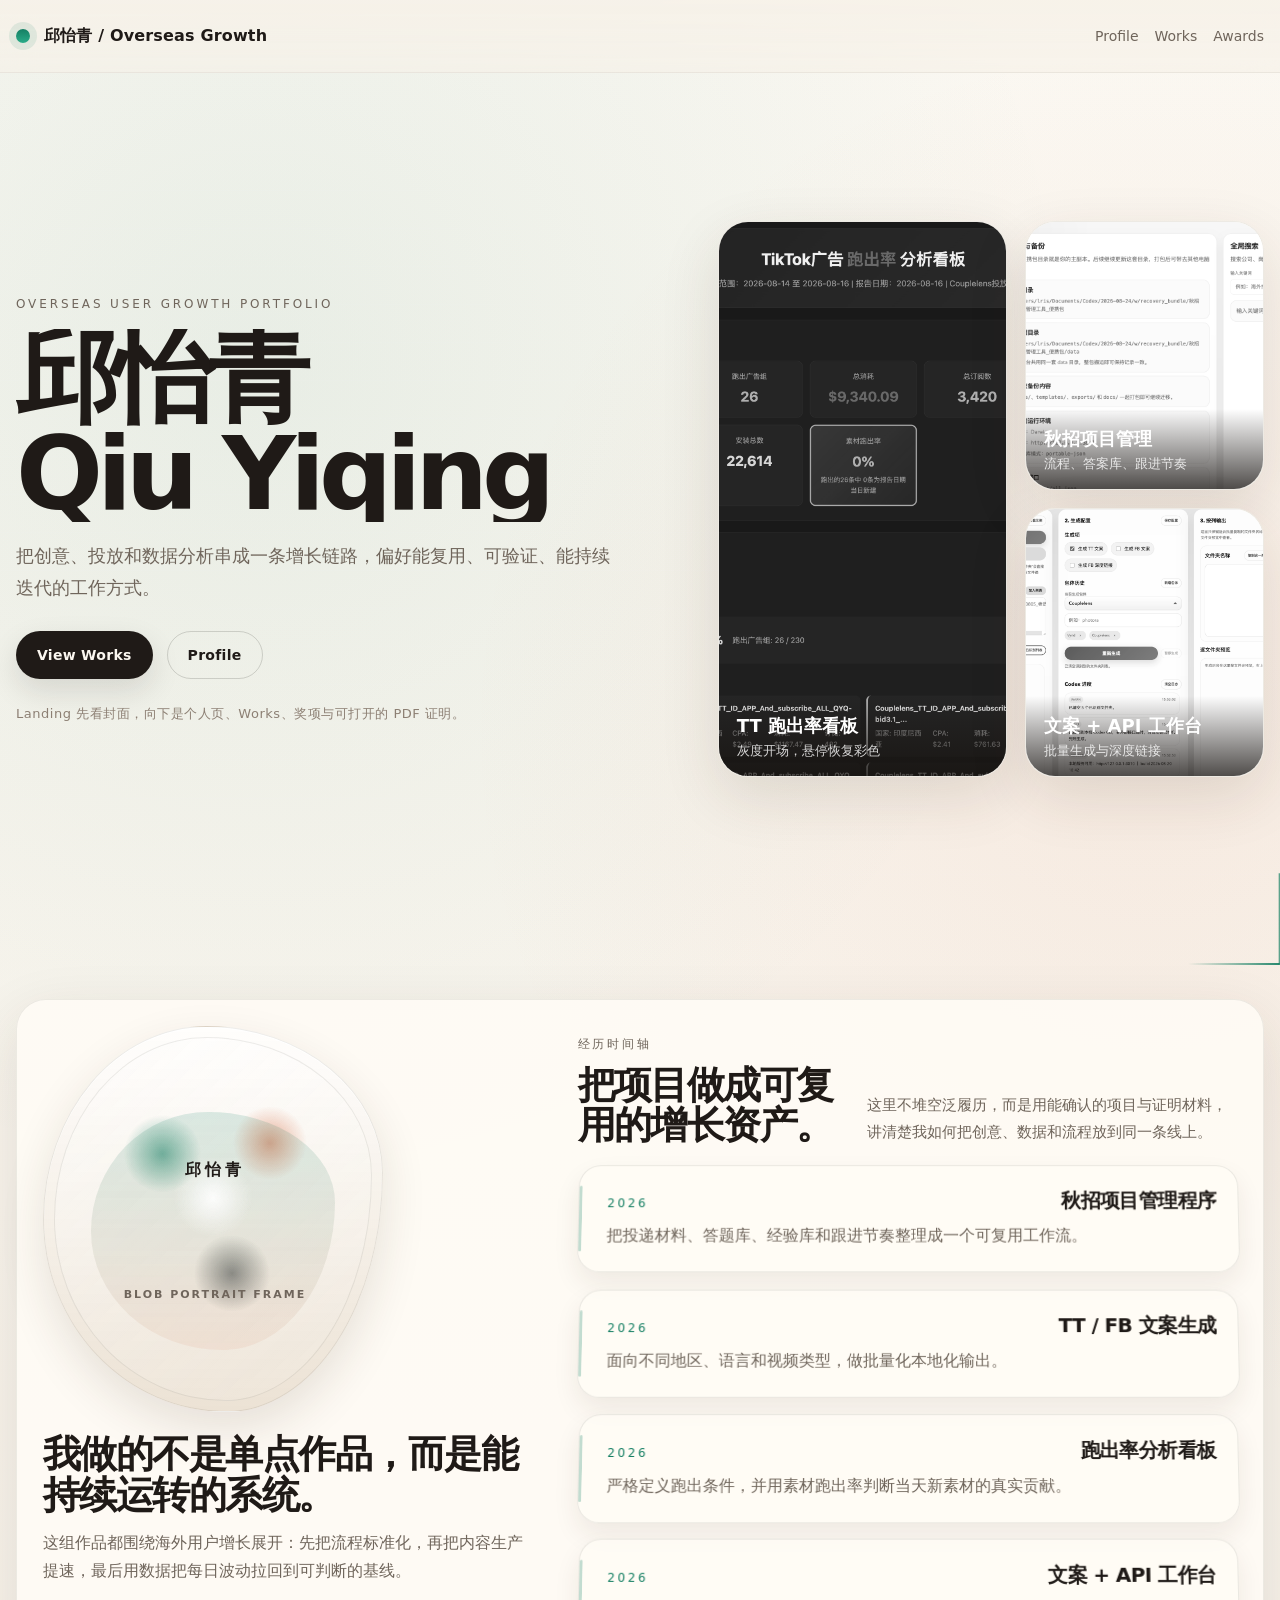
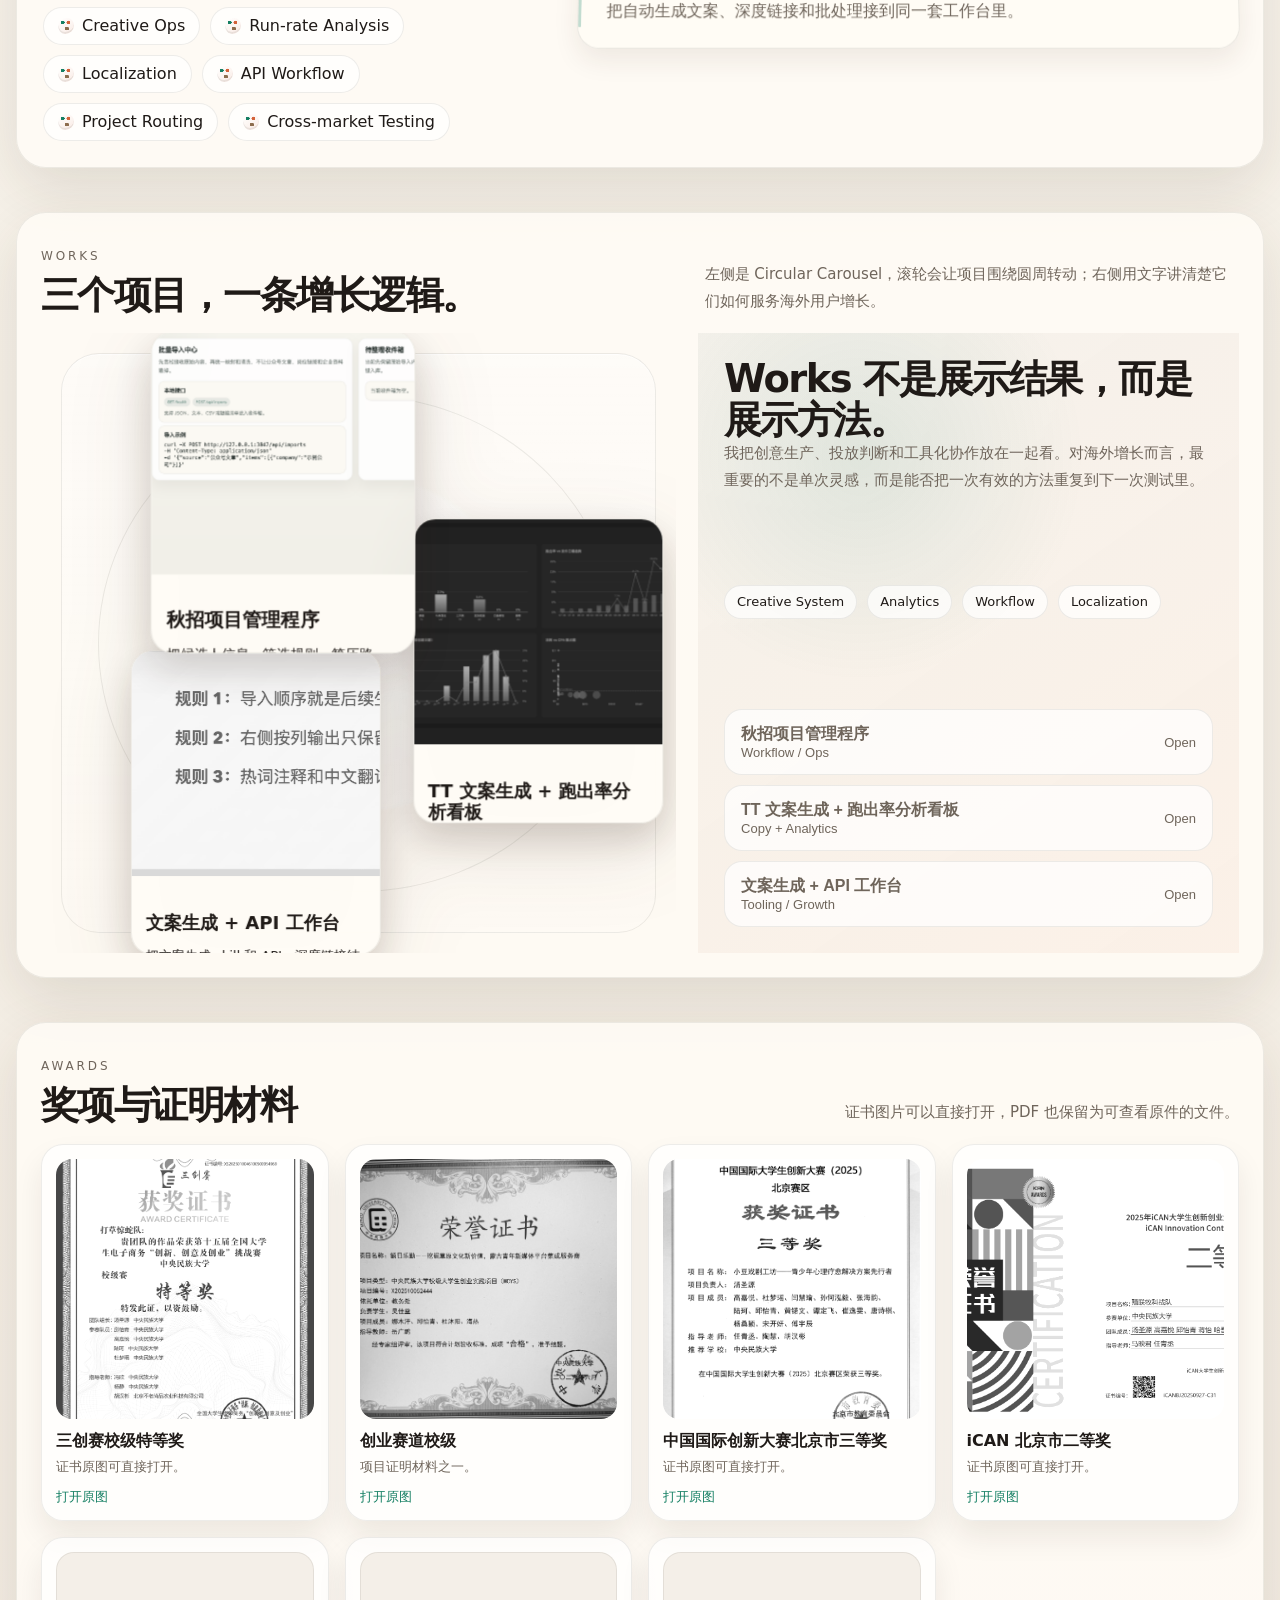
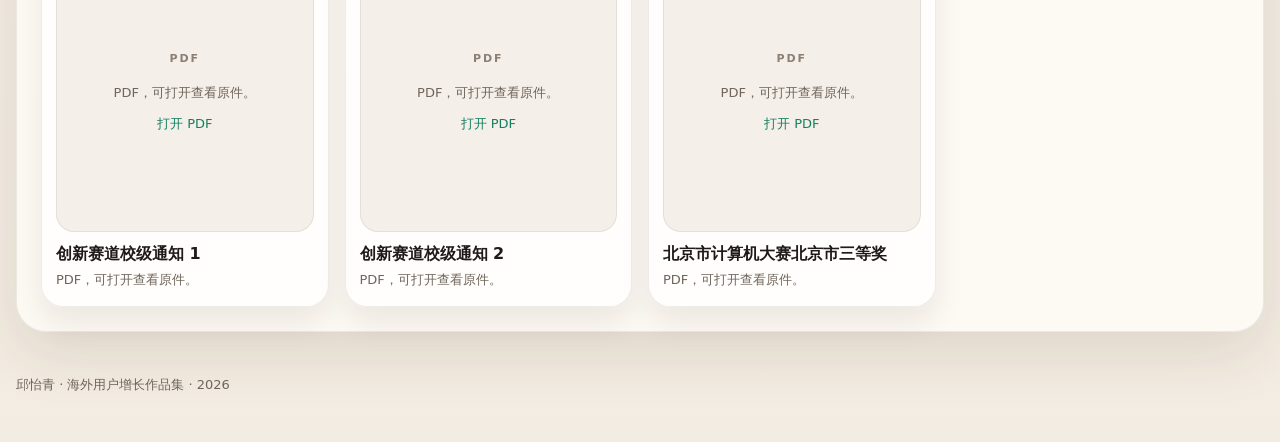
<file: index.html>
<!doctype html>
<html lang="zh-CN">
  <head>
    <meta charset="UTF-8" />
    <meta name="viewport" content="width=device-width, initial-scale=1.0" />
    <title>邱怡青 · 海外用户增长作品集</title>
    <meta
      name="description"
      content="邱怡青的海外用户增长作品集，展示秋招项目管理程序、文案生成与跑出率看板、文案+API工作台，以及奖项证明。"
    />
    <meta property="og:title" content="邱怡青 · 海外用户增长作品集" />
    <meta
      property="og:description"
      content="围绕海外用户增长整理的三组作品：项目管理程序、文案生成与跑出率看板、文案+API工作台。"
    />
    <meta property="og:type" content="website" />
    <link rel="stylesheet" href="styles.css" />
    <script defer src="data.js"></script>
    <script defer src="app.js"></script>
  </head>
  <body data-page="home">
    <a class="skip" href="#main">跳到内容</a>
    <header class="topbar">
      <div class="topbar-inner">
        <div class="brand">
          <span class="brand-mark" aria-hidden="true"></span>
          <span>邱怡青 / Overseas Growth</span>
        </div>
        <nav class="nav" aria-label="主导航">
          <a href="#profile">Profile</a>
          <a href="#works">Works</a>
          <a href="#awards">Awards</a>
        </nav>
      </div>
    </header>

    <main id="main">
      <section class="hero">
        <div class="shell hero-grid">
          <div class="hero-copy fade-in">
            <div class="eyebrow">Overseas User Growth Portfolio</div>
            <h1 class="hero-title" aria-label="邱怡青">
              <span class="title-line"><span>邱怡青</span></span>
              <span class="title-line"><span>Qiu Yiqing</span></span>
            </h1>
            <p class="hero-sub">
              把创意、投放和数据分析串成一条增长链路，偏好能复用、可验证、能持续迭代的工作方式。
            </p>
            <div class="hero-actions">
              <a class="button" href="#works">View Works</a>
              <a class="button secondary" href="#profile">Profile</a>
            </div>
            <div class="hero-note">Landing 先看封面，向下是个人页、Works、奖项与可打开的 PDF 证明。</div>
          </div>

          <div class="hero-gallery fade-in delay-1" aria-label="作品封面展示">
            <a class="cover-card cover-big" href="#works">
              <img src="assets/projects/runrate-1.png" alt="TikTok跑出率分析看板" />
              <div class="overlay">
                <strong>TT 跑出率看板</strong>
                <span>灰度开场，悬停恢复彩色</span>
              </div>
            </a>
            <div class="cover-small">
              <a class="cover-card" href="#works">
                <img src="assets/projects/jobhunt-1.png" alt="秋招项目管理程序" />
                <div class="overlay">
                  <strong>秋招项目管理</strong>
                  <span>流程、答案库、跟进节奏</span>
                </div>
              </a>
              <a class="cover-card" href="#works">
                <img src="assets/projects/workbench-1.png" alt="文案生成与API工作台" />
                <div class="overlay">
                  <strong>文案 + API 工作台</strong>
                  <span>批量生成与深度链接</span>
                </div>
              </a>
            </div>
          </div>
        </div>
        <div class="guide" aria-hidden="true"></div>
      </section>

      <section id="profile" class="section">
        <div class="shell section-card">
          <div class="story-grid">
            <aside class="sticky-profile">
              <div class="avatar-shell" aria-hidden="true">
                <div class="avatar-core">
                  邱怡青
                  <small>Blob portrait frame</small>
                </div>
              </div>
              <div class="profile-copy">
                <h2 class="section-title">我做的不是单点作品，而是能持续运转的系统。</h2>
                <p>
                  这组作品都围绕海外用户增长展开：先把流程标准化，再把内容生产提速，最后用数据把每日波动拉回到可判断的基线。
                </p>
                <div class="skills" aria-label="技能标签">
                  <span class="skill"><span class="palette" aria-hidden="true"></span>Creative Ops</span>
                  <span class="skill"><span class="palette" aria-hidden="true"></span>Run-rate Analysis</span>
                  <span class="skill"><span class="palette" aria-hidden="true"></span>Localization</span>
                  <span class="skill"><span class="palette" aria-hidden="true"></span>API Workflow</span>
                  <span class="skill"><span class="palette" aria-hidden="true"></span>Project Routing</span>
                  <span class="skill"><span class="palette" aria-hidden="true"></span>Cross-market Testing</span>
                </div>
              </div>
            </aside>

            <div class="panel" style="background: transparent; box-shadow: none; border: 0; padding: 24px 24px 24px 0;">
              <div class="section-header">
                <div>
                  <p class="eyebrow">经历时间轴</p>
                  <h2 class="section-title">把项目做成可复用的增长资产。</h2>
                </div>
                <p class="section-lead">
                  这里不堆空泛履历，而是用能确认的项目与证明材料，讲清楚我如何把创意、数据和流程放到同一条线上。
                </p>
              </div>
              <div class="timeline">
                <article class="timeline-card" data-node="system">
                  <div class="timeline-head">
                    <span class="timeline-year">2026</span>
                    <h4>秋招项目管理程序</h4>
                  </div>
                  <p>把投递材料、答题库、经验库和跟进节奏整理成一个可复用工作流。</p>
                </article>
                <article class="timeline-card" data-node="copy">
                  <div class="timeline-head">
                    <span class="timeline-year">2026</span>
                    <h4>TT / FB 文案生成</h4>
                  </div>
                  <p>面向不同地区、语言和视频类型，做批量化本地化输出。</p>
                </article>
                <article class="timeline-card" data-node="data">
                  <div class="timeline-head">
                    <span class="timeline-year">2026</span>
                    <h4>跑出率分析看板</h4>
                  </div>
                  <p>严格定义跑出条件，并用素材跑出率判断当天新素材的真实贡献。</p>
                </article>
                <article class="timeline-card" data-node="tool">
                  <div class="timeline-head">
                    <span class="timeline-year">2026</span>
                    <h4>文案 + API 工作台</h4>
                  </div>
                  <p>把自动生成文案、深度链接和批处理接到同一套工作台里。</p>
                </article>
              </div>
            </div>
          </div>
        </div>
      </section>

      <section id="works" class="section">
        <div class="shell section-card">
          <div class="section-header" style="padding: 24px 24px 0;">
            <div>
              <p class="eyebrow">Works</p>
              <h2 class="section-title">三个项目，一条增长逻辑。</h2>
            </div>
            <p class="section-lead">
              左侧是 Circular Carousel，滚轮会让项目围绕圆周转动；右侧用文字讲清楚它们如何服务海外用户增长。
            </p>
          </div>
          <div class="works-grid" style="padding: 0 24px 24px;">
            <div class="carousel-panel">
              <div class="carousel-stage" id="carousel-stage" aria-label="作品卡片旋转木马">
                <div class="carousel-ring" aria-hidden="true"></div>
                <div class="carousel-orbit" id="carousel-orbit"></div>
              </div>
            </div>
            <aside class="works-copy">
              <div>
                <h3 class="section-title">Works 不是展示结果，而是展示方法。</h3>
                <p class="section-lead">
                  我把创意生产、投放判断和工具化协作放在一起看。对海外增长而言，最重要的不是单次灵感，而是能否把一次有效的方法重复到下一次测试里。
                </p>
              </div>
              <div class="tag-row">
                <span class="tag">Creative System</span>
                <span class="tag">Analytics</span>
                <span class="tag">Workflow</span>
                <span class="tag">Localization</span>
              </div>
              <div class="project-list" id="project-list" aria-label="项目列表"></div>
            </aside>
          </div>
        </div>
      </section>

      <section id="awards" class="section">
        <div class="shell section-card" style="padding: 24px;">
          <div class="section-header">
            <div>
              <p class="eyebrow">Awards</p>
              <h2 class="section-title">奖项与证明材料</h2>
            </div>
            <p class="section-lead">证书图片可以直接打开，PDF 也保留为可查看原件的文件。</p>
          </div>
          <div class="awards-grid" id="awards-grid"></div>
        </div>
      </section>


    </main>

    <div class="modal" id="project-modal" aria-hidden="true">
      <div class="modal-card" role="dialog" aria-modal="true" aria-labelledby="modal-title">
        <div class="modal-head">
          <div>
            <p class="eyebrow" id="modal-kicker">Works Preview</p>
            <h3 class="section-title" id="modal-title"></h3>
          </div>
          <button class="close" type="button" data-close-modal aria-label="关闭弹窗">✕</button>
        </div>
        <div class="modal-body">
          <div class="modal-aside">
            <div class="panel">
              <p class="section-lead" id="modal-summary"></p>
              <div class="modal-cta" id="modal-tags"></div>
            </div>
            <div class="panel">
              <h4>Why it fits overseas growth</h4>
              <p id="modal-fit" class="section-lead"></p>
            </div>
            <div class="panel">
              <div class="modal-mosaic" id="modal-mosaic"></div>
            </div>
          </div>
          <div class="modal-main">
            <div class="panel">
              <h4>Highlights</h4>
              <div id="modal-notes" class="project-list" style="margin-top: 12px;"></div>
            </div>
            <div class="panel">
              <h4>Key snippets</h4>
              <div id="modal-snippets" class="project-list" style="margin-top: 12px;"></div>
            </div>
            <div class="panel">
              <div class="modal-cta">
                <a class="button" id="modal-live" href="detail.html">View Live Project</a>
                <a class="button secondary" href="#awards">See Awards</a>
              </div>
            </div>
          </div>
        </div>
      </div>
    </div>

    <footer class="footer shell">
      <span>邱怡青 · 海外用户增长作品集 · 2026</span>
    </footer>
  </body>
</html>
</file>
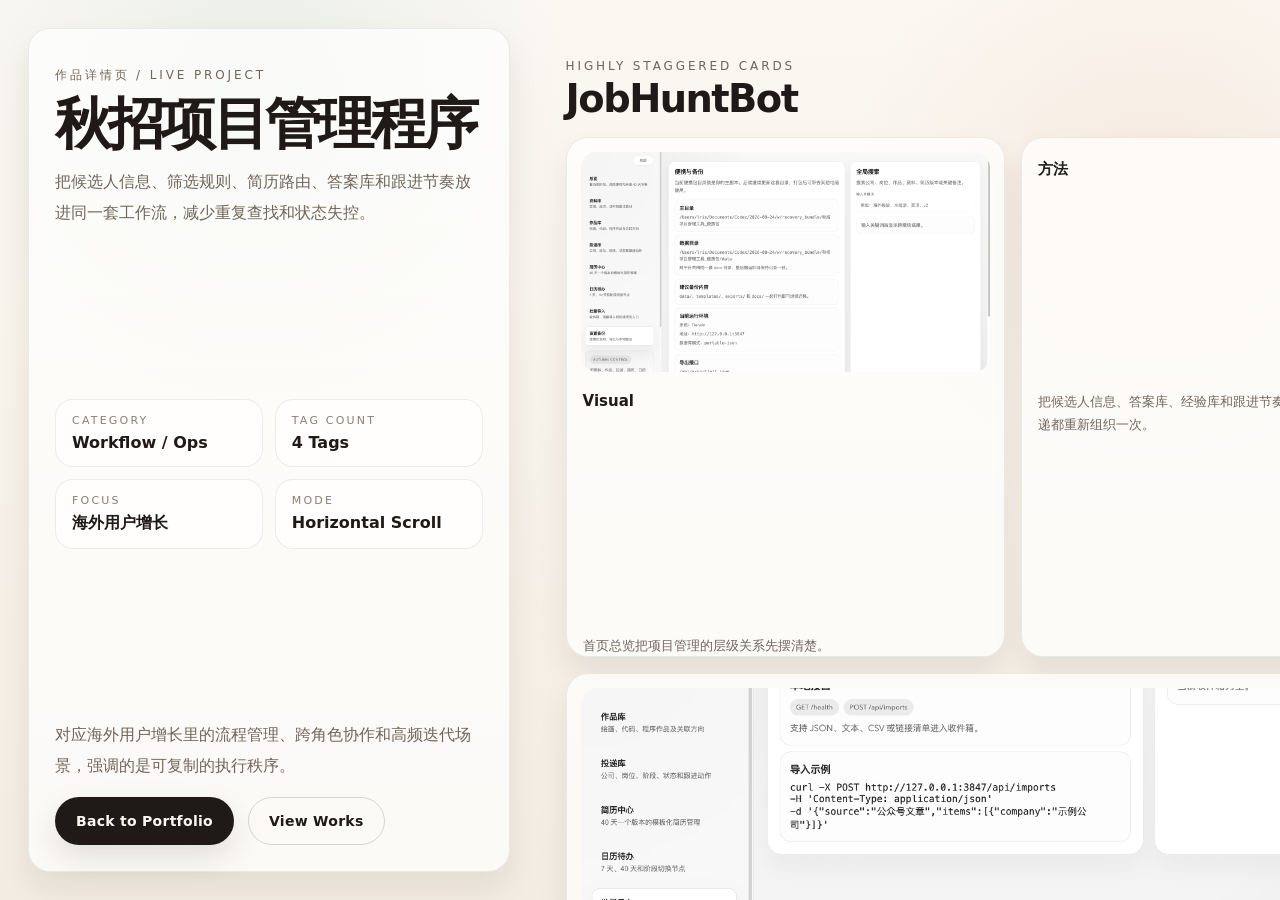
<file: detail.html>
<!doctype html>
<html lang="zh-CN">
  <head>
    <meta charset="UTF-8" />
    <meta name="viewport" content="width=device-width, initial-scale=1.0" />
    <title>作品详情页 · 邱怡青</title>
    <meta
      name="description"
      content="邱怡青作品详情页。左侧中文介绍和基本信息，右侧高度错落的画廊排版，支持滚轮横向滑动。"
    />
    <link rel="stylesheet" href="styles.css" />
    <script defer src="data.js"></script>
    <script defer src="app.js"></script>
  </head>
  <body data-page="detail">
    <a class="skip" href="#detail-shell">跳到详情内容</a>
    <main id="detail-shell" class="detail-shell" aria-label="作品详情页">
      <div class="detail-track" id="detail-track">
        <section class="detail-panel detail-intro">
          <div class="info-panel">
            <div>
              <p class="detail-kicker">作品详情页 / Live Project</p>
              <h1 id="detail-title"></h1>
              <p class="detail-desc" id="detail-desc"></p>
            </div>
            <div class="detail-facts" id="detail-facts"></div>
            <div>
              <p class="detail-desc" id="detail-fit"></p>
              <div class="hero-actions">
                <a class="button" href="index.html">Back to Portfolio</a>
                <a class="button secondary" id="detail-live" href="index.html#works">View Works</a>
              </div>
            </div>
          </div>
        </section>

        <section class="detail-panel detail-gallery">
          <div class="gallery-stage">
            <div class="gallery-title">
              <div>
                <p class="eyebrow">Highly Staggered Cards</p>
                <h2 id="gallery-heading"></h2>
              </div>
              <p id="gallery-copy"></p>
            </div>
            <div class="gallery-grid" id="gallery-grid"></div>
          </div>
        </section>
      </div>
    </main>
  </body>
</html>
</file>
<file: styles.css>
:root {
  --bg: #f6f1e8;
  --bg-strong: #ece3d7;
  --panel: rgba(255, 252, 246, 0.84);
  --panel-strong: rgba(255, 252, 246, 0.96);
  --line: rgba(29, 26, 22, 0.1);
  --line-strong: rgba(29, 26, 22, 0.16);
  --ink: #1f1a17;
  --muted: #6f655b;
  --muted-2: #8c7f73;
  --accent: #157f63;
  --accent-2: #d4633a;
  --accent-3: #baa48d;
  --shadow: 0 20px 60px rgba(60, 43, 27, 0.12);
  --radius-xl: 30px;
  --radius-lg: 22px;
  --radius-md: 18px;
  --radius-sm: 14px;
}

*,
*::before,
*::after {
  box-sizing: border-box;
}

html {
  scroll-behavior: smooth;
}

body {
  margin: 0;
  min-height: 100dvh;
  color: var(--ink);
  font-family: "PingFang SC", "Hiragino Sans GB", "Source Han Sans SC", "Noto Sans CJK SC", system-ui, sans-serif;
  background:
    radial-gradient(circle at 20% 10%, rgba(21, 127, 99, 0.08), transparent 24%),
    radial-gradient(circle at 90% 20%, rgba(212, 99, 58, 0.08), transparent 22%),
    linear-gradient(180deg, #fbf8f2 0%, var(--bg) 55%, #f3ece2 100%);
}

body::before {
  content: "";
  position: fixed;
  inset: 0;
  pointer-events: none;
  background-image:
    linear-gradient(rgba(255, 255, 255, 0.3) 1px, transparent 1px),
    linear-gradient(90deg, rgba(255, 255, 255, 0.16) 1px, transparent 1px);
  background-size: 100% 38px, 38px 100%;
  opacity: 0.16;
  mix-blend-mode: soft-light;
}

a {
  color: inherit;
  text-decoration: none;
}

img,
video {
  display: block;
  max-width: 100%;
}

button,
a.button,
.chip,
.tag {
  -webkit-tap-highlight-color: transparent;
}

.shell {
  width: min(1400px, calc(100vw - 32px));
  margin: 0 auto;
}

.topbar {
  position: sticky;
  top: 0;
  z-index: 30;
  backdrop-filter: blur(16px);
  background: linear-gradient(180deg, rgba(246, 241, 232, 0.92), rgba(246, 241, 232, 0.62));
  border-bottom: 1px solid rgba(31, 26, 23, 0.06);
}

.topbar-inner {
  width: min(1400px, calc(100vw - 32px));
  margin: 0 auto;
  min-height: 72px;
  display: flex;
  align-items: center;
  justify-content: space-between;
  gap: 20px;
}

.brand {
  display: flex;
  align-items: center;
  gap: 14px;
  font-weight: 700;
  letter-spacing: 0.01em;
}

.brand-mark {
  width: 14px;
  height: 14px;
  border-radius: 999px;
  background: linear-gradient(180deg, var(--accent), #2aab88);
  box-shadow: 0 0 0 7px rgba(21, 127, 99, 0.1);
}

.nav {
  display: flex;
  flex-wrap: wrap;
  align-items: center;
  justify-content: flex-end;
  gap: 16px;
  color: var(--muted);
  font-size: 14px;
}

.nav a {
  position: relative;
}

.nav a::after {
  content: "";
  position: absolute;
  left: 0;
  bottom: -6px;
  width: 100%;
  height: 1px;
  background: currentColor;
  transform: scaleX(0);
  transform-origin: left;
  transition: transform 0.25s ease;
}

.nav a:hover::after,
.nav a:focus-visible::after {
  transform: scaleX(1);
}

.hero {
  position: relative;
  min-height: 100dvh;
  padding: 36px 0 44px;
  overflow: clip;
}

.hero-grid {
  display: grid;
  grid-template-columns: 1.1fr 0.9fr;
  gap: 34px;
  align-items: stretch;
  min-height: calc(100dvh - 120px);
}

.hero-copy {
  position: relative;
  display: flex;
  flex-direction: column;
  justify-content: center;
  gap: 18px;
  padding: 64px 0 42px;
}

.eyebrow {
  font-size: 12px;
  letter-spacing: 0.24em;
  text-transform: uppercase;
  color: var(--muted);
}

.hero-title {
  margin: 0;
  max-width: 10ch;
  font-size: clamp(3.6rem, 8vw, 7.2rem);
  line-height: 0.94;
  letter-spacing: -0.06em;
}

.title-line {
  display: block;
  overflow: hidden;
}

.title-line span {
  display: inline-block;
  transform: translateY(44px);
  opacity: 0;
  animation: rise 1s cubic-bezier(0.16, 1, 0.3, 1) forwards;
}

.title-line:nth-child(2) span {
  animation-delay: 0.12s;
}

.hero-sub {
  max-width: 52ch;
  margin: 0;
  font-size: 18px;
  line-height: 1.8;
  color: var(--muted);
}

.hero-actions {
  display: flex;
  align-items: center;
  gap: 14px;
  flex-wrap: wrap;
  margin-top: 8px;
}

.button {
  display: inline-flex;
  align-items: center;
  justify-content: center;
  min-height: 48px;
  padding: 0 20px;
  border-radius: 999px;
  border: 1px solid transparent;
  background: var(--ink);
  color: #fbf7f0;
  font-size: 14px;
  font-weight: 700;
  letter-spacing: 0.02em;
  transition: transform 0.22s ease, box-shadow 0.22s ease, background 0.22s ease, color 0.22s ease;
  box-shadow: 0 12px 30px rgba(31, 26, 23, 0.12);
}

.button:hover,
.button:focus-visible {
  transform: translateY(-2px);
}

.button.secondary {
  background: transparent;
  border-color: var(--line-strong);
  color: var(--ink);
  box-shadow: none;
}

.button.secondary:hover,
.button.secondary:focus-visible {
  background: rgba(255, 255, 255, 0.58);
}

.button:active {
  transform: translateY(0) scale(0.98);
}

.hero-note {
  margin-top: 8px;
  color: var(--muted-2);
  font-size: 13px;
  letter-spacing: 0.04em;
}

.hero-gallery {
  position: relative;
  display: grid;
  grid-template-columns: 1.15fr 0.95fr;
  gap: 18px;
  align-self: center;
}

.cover-card {
  position: relative;
  overflow: hidden;
  border-radius: var(--radius-xl);
  background: var(--panel-strong);
  border: 1px solid rgba(31, 26, 23, 0.08);
  box-shadow: var(--shadow);
  min-height: 260px;
  isolation: isolate;
  transition: transform 0.3s ease, filter 0.3s ease, box-shadow 0.3s ease;
}

.cover-card:hover {
  transform: translateY(-6px) scale(1.02);
  box-shadow: 0 26px 70px rgba(60, 43, 27, 0.18);
}

.cover-card img {
  width: 100%;
  height: 100%;
  object-fit: cover;
  filter: grayscale(1) contrast(1.02) saturate(0.8);
  transition: filter 0.35s ease, transform 0.35s ease;
}

.cover-card:hover img,
.cover-card:focus-within img {
  filter: grayscale(0);
  transform: scale(1.04);
}

.cover-card .overlay {
  position: absolute;
  inset: auto 0 0 0;
  padding: 18px 18px 16px;
  background: linear-gradient(180deg, transparent, rgba(22, 18, 15, 0.75));
  color: #fff;
}

.cover-card .overlay strong {
  display: block;
  font-size: 18px;
  margin-bottom: 2px;
}

.cover-card .overlay span {
  font-size: 13px;
  color: rgba(255, 255, 255, 0.82);
}

.cover-small {
  display: grid;
  gap: 18px;
}

.cover-small .cover-card {
  min-height: 170px;
}

.cover-big {
  min-height: 556px;
}

.guide {
  position: absolute;
  right: 0;
  bottom: 8px;
  width: 96px;
  height: 96px;
  pointer-events: none;
}

.guide::before,
.guide::after {
  content: "";
  position: absolute;
  background: linear-gradient(90deg, transparent, rgba(21, 127, 99, 0.92));
  border-radius: 999px;
  animation: breathe 2.8s ease-in-out infinite;
}

.guide::before {
  right: 0;
  bottom: 0;
  width: 92px;
  height: 2px;
}

.guide::after {
  right: 0;
  bottom: 0;
  width: 2px;
  height: 92px;
}

.section {
  padding: 26px 0 18px;
}

.section-card {
  background: var(--panel);
  border: 1px solid rgba(31, 26, 23, 0.08);
  border-radius: var(--radius-xl);
  box-shadow: var(--shadow);
}

.section-header {
  display: flex;
  align-items: end;
  justify-content: space-between;
  gap: 20px;
  margin-bottom: 18px;
}

.section-title {
  margin: 0;
  font-size: clamp(1.8rem, 3vw, 2.6rem);
  line-height: 1.05;
  letter-spacing: -0.04em;
}

.section-lead {
  margin: 0;
  max-width: 56ch;
  color: var(--muted);
  line-height: 1.8;
  font-size: 15px;
}

.story-grid {
  display: grid;
  grid-template-columns: 0.88fr 1.12fr;
  gap: 22px;
  align-items: start;
}

.sticky-profile {
  position: sticky;
  top: 92px;
  padding: 26px;
}

.avatar-shell {
  width: min(100%, 340px);
  aspect-ratio: 0.88;
  margin-bottom: 22px;
  border-radius: 48% 52% 46% 54% / 50% 38% 62% 50%;
  background: linear-gradient(180deg, rgba(255, 255, 255, 0.74), rgba(234, 223, 209, 0.9));
  border: 1px solid rgba(31, 26, 23, 0.08);
  overflow: hidden;
  position: relative;
  box-shadow: inset 0 1px 0 rgba(255, 255, 255, 0.8), 0 18px 46px rgba(55, 38, 22, 0.12);
  animation: blob 14s ease-in-out infinite alternate;
}

.avatar-shell::before {
  content: "";
  position: absolute;
  inset: 10px;
  border-radius: inherit;
  border: 1px solid rgba(31, 26, 23, 0.08);
  background:
    radial-gradient(circle at 34% 32%, rgba(21, 127, 99, 0.55), transparent 12%),
    radial-gradient(circle at 68% 29%, rgba(212, 99, 58, 0.52), transparent 11%),
    radial-gradient(circle at 56% 65%, rgba(18, 27, 29, 0.46), transparent 13%),
    linear-gradient(135deg, rgba(255, 255, 255, 0.26), rgba(255, 255, 255, 0.06));
}

.avatar-core {
  position: absolute;
  inset: 22% 14% 16%;
  border-radius: inherit;
  background:
    radial-gradient(circle at 50% 36%, rgba(255, 255, 255, 0.9), transparent 20%),
    linear-gradient(180deg, rgba(21, 127, 99, 0.15), rgba(212, 99, 58, 0.08));
  display: grid;
  place-items: center;
  color: var(--ink);
  font-weight: 800;
  letter-spacing: 0.24em;
  text-indent: 0.24em;
  text-transform: uppercase;
}

.avatar-core small {
  display: block;
  margin-top: 10px;
  letter-spacing: 0.18em;
  color: var(--muted);
  font-size: 11px;
}

.profile-copy {
  display: grid;
  gap: 14px;
}

.profile-copy h3,
.timeline-card h4,
.work-card h4,
.award-card h4,
.gallery-card h5 {
  margin: 0;
}

.profile-copy p,
.timeline-card p,
.work-card p,
.award-card p,
.gallery-card p {
  margin: 0;
  line-height: 1.75;
  color: var(--muted);
}

.skills {
  display: flex;
  flex-wrap: wrap;
  gap: 10px;
  margin-top: 8px;
}

.skill {
  display: inline-flex;
  align-items: center;
  gap: 8px;
  min-height: 38px;
  padding: 0 14px;
  border-radius: 999px;
  background: rgba(255, 255, 255, 0.72);
  border: 1px solid rgba(31, 26, 23, 0.08);
  color: var(--ink);
  transition: transform 0.22s ease, background 0.22s ease, color 0.22s ease, filter 0.22s ease;
}

.skill:hover,
.skill:focus-visible {
  transform: translateY(-2px);
  background: var(--ink);
  color: #fbf7f0;
}

.palette {
  width: 16px;
  height: 16px;
  border-radius: 58% 42% 55% 45% / 51% 47% 53% 49%;
  background:
    radial-gradient(circle at 30% 28%, var(--accent) 0 1.8px, transparent 2px),
    radial-gradient(circle at 65% 28%, #d4633a 0 1.8px, transparent 2px),
    radial-gradient(circle at 56% 66%, #8c6d4e 0 1.8px, transparent 2px),
    linear-gradient(145deg, rgba(255, 255, 255, 0.96), rgba(212, 99, 58, 0.12));
  box-shadow: inset 0 -2px 0 rgba(31, 26, 23, 0.08);
}

.timeline {
  display: grid;
  gap: 16px;
  perspective: 1200px;
}

.timeline-card {
  position: relative;
  padding: 22px 22px 22px 28px;
  border-radius: var(--radius-lg);
  background: rgba(255, 252, 246, 0.72);
  border: 1px solid rgba(31, 26, 23, 0.09);
  box-shadow: 0 12px 26px rgba(64, 44, 28, 0.08);
  transform-style: preserve-3d;
  transform: translateY(var(--lift, 0px)) rotateX(var(--tilt, 0deg));
  transition: transform 0.24s ease, background 0.24s ease, box-shadow 0.24s ease, border-color 0.24s ease;
}

.timeline-card:hover,
.timeline-card.is-active {
  --lift: -8px;
  background: rgba(243, 236, 225, 0.94);
  border-color: rgba(21, 127, 99, 0.16);
  box-shadow: 0 18px 34px rgba(64, 44, 28, 0.14);
}

.timeline-card::before {
  content: "";
  position: absolute;
  left: 0;
  top: 20px;
  bottom: 20px;
  width: 3px;
  border-radius: 999px;
  background: rgba(21, 127, 99, 0.26);
  transition: background 0.24s ease;
}

.timeline-card.is-active::before,
.timeline-card:hover::before {
  background: linear-gradient(180deg, var(--accent), rgba(21, 127, 99, 0.18));
}

.timeline-head {
  display: flex;
  align-items: baseline;
  justify-content: space-between;
  gap: 18px;
  margin-bottom: 8px;
}

.timeline-year {
  font-size: 12px;
  letter-spacing: 0.22em;
  text-transform: uppercase;
  color: var(--accent);
}

.timeline-card h4 {
  font-size: 20px;
  letter-spacing: -0.03em;
}

.works-grid {
  display: grid;
  grid-template-columns: 1.08fr 0.92fr;
  gap: 22px;
  align-items: stretch;
}

.carousel-panel {
  position: relative;
  padding: 20px;
  overflow: hidden;
  min-height: 620px;
}

.carousel-stage {
  position: relative;
  height: 100%;
  min-height: 560px;
  border-radius: calc(var(--radius-xl) + 8px);
  background:
    radial-gradient(circle at 50% 50%, rgba(255, 255, 255, 0.8), rgba(255, 255, 255, 0.45) 40%, transparent 41%),
    linear-gradient(180deg, rgba(255, 255, 255, 0.34), rgba(255, 255, 255, 0.1));
  border: 1px solid rgba(31, 26, 23, 0.08);
  box-shadow: inset 0 1px 0 rgba(255, 255, 255, 0.65);
  perspective: 1600px;
}

.carousel-orbit {
  position: absolute;
  inset: 10% 12% 6% 12%;
  border-radius: 50%;
  overflow: visible;
  filter: drop-shadow(0 22px 40px rgba(54, 39, 24, 0.12));
}

.carousel-ring {
  position: absolute;
  inset: 7% 6%;
  border-radius: 50%;
  border: 1px solid rgba(31, 26, 23, 0.08);
}

.carousel-card {
  position: absolute;
  left: 50%;
  top: 50%;
  width: clamp(180px, 20vw, 250px);
  aspect-ratio: 0.82;
  transform-style: preserve-3d;
  transform:
    translate(-50%, -50%)
    rotate(var(--angle, 0deg))
    translateY(calc(-1 * var(--radius, 240px)))
    rotate(calc(-1 * var(--angle, 0deg)))
    scale(var(--scale, 1));
  transition: filter 0.25s ease, transform 0.25s ease, opacity 0.25s ease;
  cursor: pointer;
}

.carousel-card.is-active {
  --scale: 1.06;
  z-index: 2;
}

.carousel-card figure {
  width: 100%;
  height: 100%;
  margin: 0;
  border-radius: var(--radius-lg);
  overflow: hidden;
  background: var(--panel-strong);
  border: 1px solid rgba(31, 26, 23, 0.08);
  box-shadow: 0 16px 34px rgba(48, 33, 20, 0.16);
}

.carousel-card img {
  width: 100%;
  height: calc(100% - 78px);
  object-fit: cover;
  filter: grayscale(1) saturate(0.8);
  transition: filter 0.3s ease, transform 0.3s ease;
}

.carousel-card:hover img,
.carousel-card.is-active img {
  filter: grayscale(0);
  transform: scale(1.04);
}

.carousel-card figcaption {
  padding: 12px 14px 16px;
}

.carousel-card h4 {
  font-size: 18px;
  line-height: 1.2;
  margin-bottom: 6px;
}

.carousel-card p {
  font-size: 13px;
  line-height: 1.6;
}

.works-copy {
  position: relative;
  overflow: hidden;
  padding: 26px;
  display: flex;
  flex-direction: column;
  justify-content: space-between;
  gap: 18px;
  background:
    linear-gradient(145deg, rgba(23, 35, 32, 0.04), rgba(212, 99, 58, 0.06)),
    radial-gradient(circle at 30% 20%, rgba(21, 127, 99, 0.1), transparent 36%);
}

.works-copy .tag-row {
  display: flex;
  gap: 10px;
  flex-wrap: wrap;
}

.tag {
  display: inline-flex;
  align-items: center;
  min-height: 34px;
  padding: 0 12px;
  border-radius: 999px;
  border: 1px solid rgba(31, 26, 23, 0.08);
  background: rgba(255, 255, 255, 0.7);
  color: var(--ink);
  font-size: 13px;
}

.project-list {
  display: grid;
  gap: 10px;
}

.project-list button {
  display: flex;
  align-items: center;
  justify-content: space-between;
  gap: 14px;
  width: 100%;
  padding: 14px 16px;
  border-radius: var(--radius-md);
  border: 1px solid rgba(31, 26, 23, 0.08);
  background: rgba(255, 255, 255, 0.72);
  color: var(--ink);
  text-align: left;
  cursor: pointer;
  transition: transform 0.22s ease, background 0.22s ease, border-color 0.22s ease;
}

.project-list button:hover,
.project-list button:focus-visible {
  transform: translateY(-2px);
  background: rgba(255, 255, 255, 0.94);
  border-color: rgba(21, 127, 99, 0.16);
}

.project-list strong {
  display: block;
  font-size: 16px;
}

.project-list span {
  display: block;
  font-size: 13px;
  color: var(--muted);
}

.modal {
  position: fixed;
  inset: 0;
  z-index: 80;
  display: grid;
  place-items: center;
  padding: 18px;
  background: rgba(20, 16, 13, 0.42);
  backdrop-filter: blur(20px);
  opacity: 0;
  visibility: hidden;
  transition: opacity 0.22s ease, visibility 0.22s ease;
}

.modal.is-open {
  opacity: 1;
  visibility: visible;
}

.modal-card {
  width: min(1120px, 100%);
  max-height: min(88dvh, 940px);
  overflow: auto;
  border-radius: 30px;
  background: rgba(251, 248, 241, 0.97);
  border: 1px solid rgba(255, 255, 255, 0.35);
  box-shadow: 0 30px 90px rgba(0, 0, 0, 0.24);
  transform: translateY(18px) scale(0.98);
  transition: transform 0.22s ease;
}

.modal.is-open .modal-card {
  transform: translateY(0) scale(1);
}

.modal-head {
  display: flex;
  align-items: center;
  justify-content: space-between;
  gap: 12px;
  padding: 22px 24px 0;
}

.close {
  border: 1px solid rgba(31, 26, 23, 0.1);
  background: rgba(255, 255, 255, 0.8);
  color: var(--ink);
  width: 42px;
  height: 42px;
  border-radius: 999px;
  cursor: pointer;
}

.modal-body {
  display: grid;
  grid-template-columns: 0.9fr 1.1fr;
  gap: 24px;
  padding: 18px 24px 24px;
}

.modal-aside,
.modal-main {
  display: grid;
  gap: 16px;
}

.modal-aside .panel,
.modal-main .panel,
.award-card,
.gallery-card,
.info-panel {
  border-radius: var(--radius-lg);
  border: 1px solid rgba(31, 26, 23, 0.08);
  background: rgba(255, 255, 255, 0.72);
  box-shadow: 0 16px 30px rgba(43, 29, 19, 0.08);
}

.panel {
  padding: 18px;
}

.modal-mosaic {
  display: grid;
  grid-template-columns: repeat(2, minmax(0, 1fr));
  gap: 12px;
}

.modal-mosaic img {
  width: 100%;
  aspect-ratio: 1.12;
  object-fit: cover;
  border-radius: 18px;
  filter: grayscale(1);
  transition: filter 0.28s ease, transform 0.28s ease;
}

.modal-mosaic img:hover {
  filter: grayscale(0);
  transform: scale(1.03);
}

.snippet {
  padding: 14px 16px;
  border-radius: 18px;
  background: rgba(243, 237, 229, 0.86);
  border: 1px solid rgba(31, 26, 23, 0.08);
  color: var(--ink);
}

.snippet strong {
  display: block;
  margin-bottom: 6px;
  color: var(--muted);
  font-size: 12px;
  letter-spacing: 0.2em;
  text-transform: uppercase;
}

.snippet p {
  margin: 0;
  white-space: pre-line;
  line-height: 1.8;
}

.modal-cta {
  display: flex;
  gap: 10px;
  flex-wrap: wrap;
}

.awards-grid {
  display: grid;
  grid-template-columns: repeat(4, minmax(0, 1fr));
  gap: 16px;
}

.award-card {
  padding: 14px;
  overflow: hidden;
  transition: transform 0.22s ease, box-shadow 0.22s ease;
}

.award-card:hover {
  transform: translateY(-4px);
  box-shadow: 0 20px 40px rgba(43, 29, 19, 0.12);
}

.award-card img,
.gallery-card img {
  width: 100%;
  border-radius: 16px;
  object-fit: cover;
  filter: grayscale(1) contrast(1.03);
  transition: filter 0.28s ease, transform 0.28s ease;
}

.award-card:hover img,
.gallery-card:hover img {
  filter: grayscale(0);
  transform: scale(1.05);
}

.award-card h4 {
  margin: 12px 0 4px;
  font-size: 16px;
}

.award-card p {
  font-size: 13px;
}

.award-link {
  display: inline-flex;
  align-items: center;
  gap: 8px;
  margin-top: 10px;
  font-size: 13px;
  color: var(--accent);
}

.footer {
  padding: 26px 0 48px;
  color: var(--muted);
  font-size: 13px;
}

.detail-shell {
  min-height: 100dvh;
  overflow-x: auto;
  overflow-y: hidden;
  display: flex;
  scroll-behavior: auto;
  scrollbar-width: none;
}

.detail-shell::-webkit-scrollbar {
  display: none;
}

.detail-track {
  display: flex;
  height: 100dvh;
  min-width: max-content;
}

.detail-panel {
  height: 100dvh;
  min-height: 100dvh;
  padding: 28px;
  display: flex;
  align-items: stretch;
}

.detail-intro {
  width: min(42vw, 760px);
}

.detail-intro .info-panel {
  padding: 26px;
  width: 100%;
  display: flex;
  flex-direction: column;
  gap: 18px;
  justify-content: space-between;
}

.detail-kicker {
  font-size: 12px;
  letter-spacing: 0.24em;
  text-transform: uppercase;
  color: var(--muted);
}

.detail-intro h1 {
  margin: 0;
  font-size: clamp(2.4rem, 4.4vw, 4.8rem);
  line-height: 0.98;
  letter-spacing: -0.06em;
}

.detail-desc {
  max-width: 54ch;
  line-height: 1.9;
  color: var(--muted);
}

.detail-facts {
  display: grid;
  gap: 12px;
  grid-template-columns: repeat(2, minmax(0, 1fr));
}

.fact {
  padding: 14px 16px;
  border-radius: 18px;
  background: rgba(255, 255, 255, 0.7);
  border: 1px solid rgba(31, 26, 23, 0.08);
}

.fact span {
  display: block;
  margin-bottom: 6px;
  font-size: 11px;
  letter-spacing: 0.2em;
  text-transform: uppercase;
  color: var(--muted-2);
}

.fact strong {
  display: block;
  font-size: 16px;
}

.detail-gallery {
  width: min(112vw, 1460px);
}

.gallery-stage {
  width: 100%;
  height: 100%;
  padding: 28px 28px 34px 0;
  display: grid;
  grid-template-rows: auto 1fr;
  gap: 16px;
}

.gallery-title {
  display: flex;
  align-items: center;
  justify-content: space-between;
  gap: 16px;
}

.gallery-title h2 {
  margin: 0;
  font-size: clamp(1.9rem, 3vw, 3rem);
  letter-spacing: -0.04em;
}

.gallery-title p {
  margin: 0;
  color: var(--muted);
  max-width: 44ch;
  line-height: 1.7;
}

.gallery-grid {
  display: grid;
  grid-template-columns: repeat(3, minmax(0, 1fr));
  grid-auto-flow: dense;
  gap: 16px;
  align-content: start;
  padding-bottom: 18px;
}

.gallery-card {
  display: flex;
  flex-direction: column;
  gap: 12px;
  overflow: hidden;
  padding: 14px;
  transform: translateY(var(--y, 0));
  transition: transform 0.22s ease, box-shadow 0.22s ease;
}

.gallery-card.wide {
  grid-column: span 2;
}

.gallery-card.tall {
  min-height: 520px;
}

.gallery-card.medium {
  min-height: 400px;
}

.gallery-card.short {
  min-height: 300px;
}

.gallery-card:hover {
  --y: -6px;
  box-shadow: 0 22px 44px rgba(43, 29, 19, 0.14);
}

.gallery-card img {
  width: 100%;
  flex: 1;
  min-height: 220px;
  height: auto;
  display: block;
  object-fit: cover;
  border-radius: 16px;
}

.gallery-card .copy {
  display: grid;
  gap: 8px;
  min-height: 100%;
  padding: 8px 2px 2px;
}

.gallery-card h5 {
  font-size: 15px;
  line-height: 1.3;
}

.gallery-card p {
  font-size: 13px;
}

.gallery-card pre {
  margin: 0;
  padding: 16px;
  border-radius: 16px;
  background: rgba(245, 239, 230, 0.92);
  white-space: pre-wrap;
  line-height: 1.8;
  font-family: "SFMono-Regular", ui-monospace, "Cascadia Code", "Menlo", monospace;
  color: var(--ink);
}

.skip {
  position: absolute;
  left: -999px;
  top: 8px;
}

.skip:focus {
  left: 16px;
  z-index: 90;
  padding: 10px 14px;
  border-radius: 999px;
  background: #fff;
  border: 1px solid rgba(31, 26, 23, 0.14);
}

.fade-in {
  animation: fadeIn 0.8s ease forwards;
  opacity: 0;
}

.delay-1 {
  animation-delay: 0.1s;
}

.delay-2 {
  animation-delay: 0.22s;
}

.delay-3 {
  animation-delay: 0.34s;
}

.delay-4 {
  animation-delay: 0.46s;
}

.delay-5 {
  animation-delay: 0.58s;
}

@keyframes rise {
  from {
    transform: translateY(44px);
    opacity: 0;
  }
  to {
    transform: translateY(0);
    opacity: 1;
  }
}

@keyframes fadeIn {
  from {
    opacity: 0;
    transform: translateY(12px);
  }
  to {
    opacity: 1;
    transform: translateY(0);
  }
}

@keyframes breathe {
  0%,
  100% {
    opacity: 0.42;
    transform: scale(1);
  }
  50% {
    opacity: 1;
    transform: scale(1.02);
  }
}

@keyframes blob {
  0% {
    border-radius: 48% 52% 46% 54% / 50% 38% 62% 50%;
    transform: rotate(-1deg) scale(1);
  }
  50% {
    border-radius: 56% 44% 40% 60% / 42% 56% 44% 58%;
    transform: rotate(1.5deg) scale(1.01);
  }
  100% {
    border-radius: 44% 56% 58% 42% / 58% 44% 56% 42%;
    transform: rotate(-0.5deg) scale(1.02);
  }
}

@media (max-width: 1180px) {
  .hero-grid,
  .story-grid,
  .works-grid,
  .modal-body,
  .detail-track {
    grid-template-columns: 1fr;
  }

  .hero-grid,
  .story-grid,
  .works-grid,
  .modal-body {
    display: grid;
  }

  .hero-gallery {
    grid-template-columns: 1fr;
  }

  .cover-big {
    min-height: 360px;
  }

  .carousel-panel {
    min-height: 520px;
  }

  .awards-grid,
  .gallery-grid {
    grid-template-columns: repeat(2, minmax(0, 1fr));
  }

  .detail-shell {
    overflow: auto;
  }

  .detail-track {
    display: block;
    min-width: 100%;
    height: auto;
  }

  .detail-panel,
  .detail-intro,
  .detail-gallery {
    width: 100%;
    height: auto;
    min-height: auto;
  }

  .detail-panel {
    padding: 18px 16px;
  }

  .detail-intro .info-panel,
  .gallery-stage {
    padding: 18px;
  }
}

@media (max-width: 760px) {
  .shell,
  .topbar-inner {
    width: min(100vw - 20px, 100%);
  }

  .nav {
    gap: 12px;
    font-size: 13px;
  }

  .hero {
    padding-top: 18px;
  }

  .hero-grid {
    gap: 18px;
  }

  .hero-copy {
    padding-top: 20px;
  }

  .hero-title {
    max-width: 100%;
    font-size: clamp(3rem, 16vw, 4.6rem);
  }

  .hero-sub {
    font-size: 16px;
  }

  .sticky-profile,
  .carousel-panel,
  .works-copy {
    padding: 18px;
  }

  .cover-big {
    min-height: 300px;
  }

  .section,
  .footer {
    padding-left: 0;
    padding-right: 0;
  }

  .section-header,
  .gallery-title,
  .timeline-head,
  .modal-head {
    flex-direction: column;
    align-items: start;
  }

  .awards-grid,
  .gallery-grid,
  .detail-facts {
    grid-template-columns: 1fr;
  }

  .modal-card {
    max-height: 90dvh;
  }

  .modal-body {
    padding: 14px 16px 18px;
  }

  .carousel-orbit {
    inset: 4% 6% 6%;
  }

  .carousel-card {
    width: 180px;
  }

  .guide {
    right: 2px;
    bottom: 2px;
    transform: scale(0.86);
    transform-origin: right bottom;
  }

  .detail-shell {
    overflow: auto;
  }

  .detail-intro h1 {
    font-size: clamp(2rem, 12vw, 3rem);
  }
}
</file>
